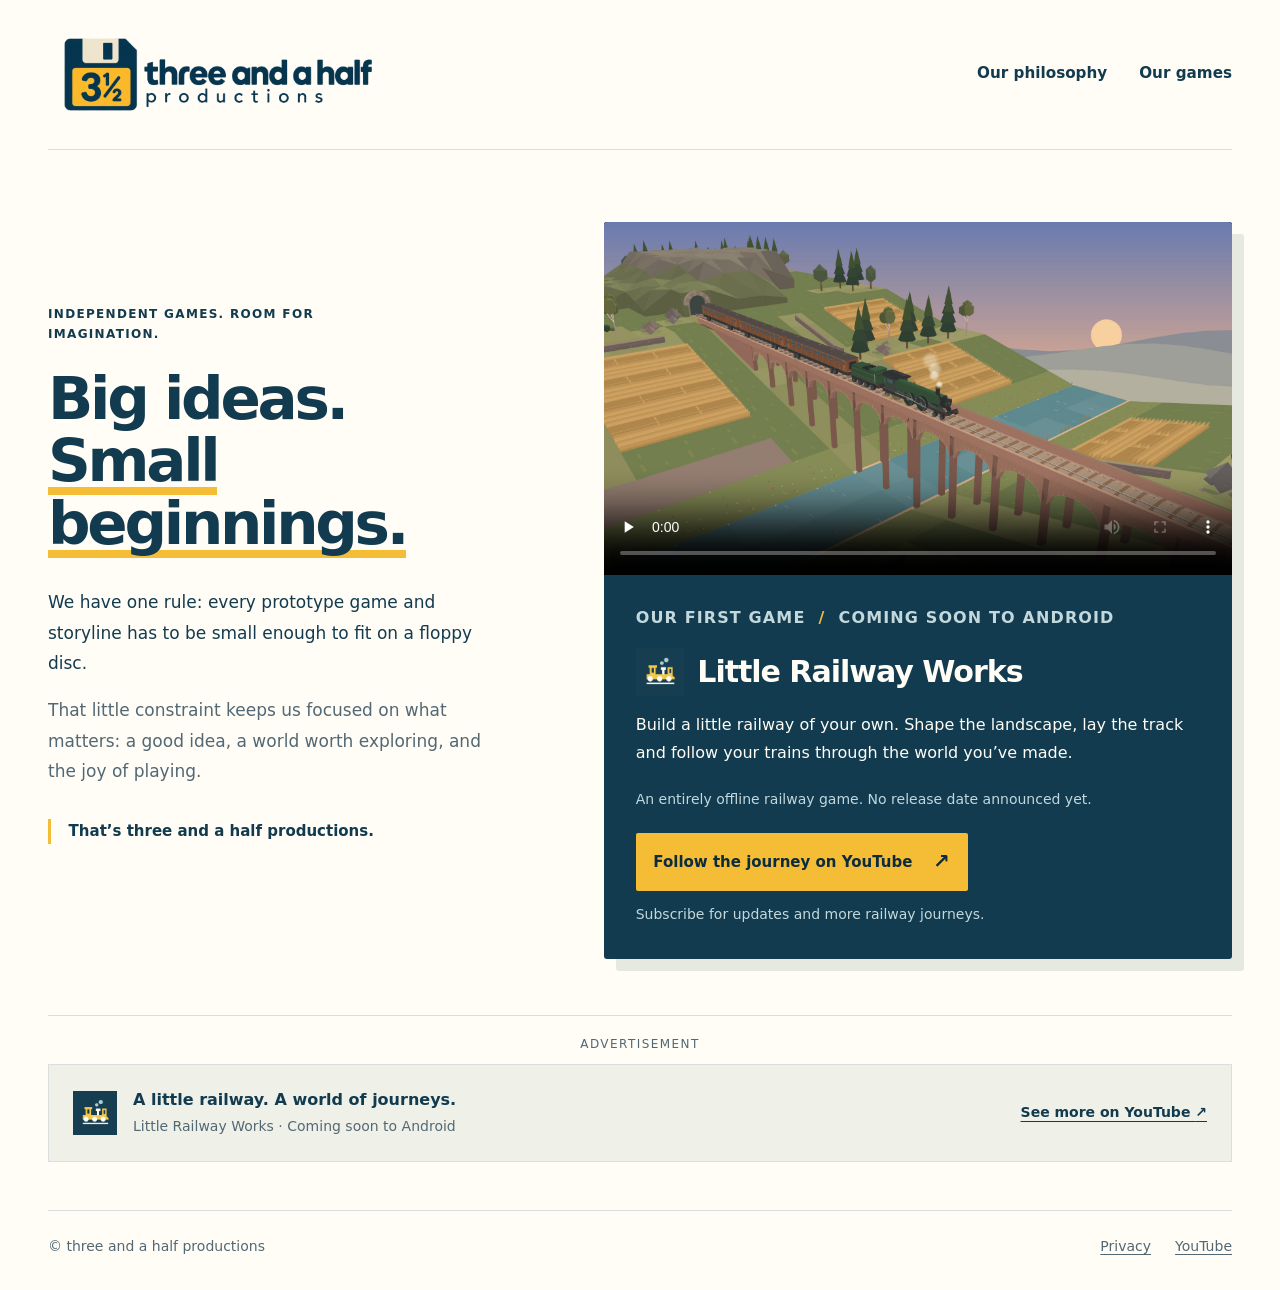
<file: index.html>
<!doctype html>
<html lang="en">
<head>
  <meta charset="utf-8">
  <meta name="viewport" content="width=device-width, initial-scale=1">
  <meta name="theme-color" content="#123b4f">
  <meta name="description" content="three and a half productions: small beginnings, imaginative games. Discover our floppy-disc design philosophy and Little Railway Works, coming soon to Android.">
  <title>three and a half productions — little games, big ideas</title>
  <link rel="icon" href="assets/favicon.svg" type="image/svg+xml">
  <link rel="stylesheet" href="styles.css">
  <script src="adsense-config.js" defer></script>
  <script src="adsense.js" defer></script>
</head>
<body>
  <a class="skip-link" href="#main">Skip to content</a>
  <header class="site-header wrap">
    <a class="studio-brand" href="./" aria-label="three and a half productions — home">
      <img src="assets/studio-logo.png" alt="three and a half productions" width="2056" height="765">
    </a>
    <nav aria-label="Main navigation"><a href="#philosophy">Our philosophy</a><a href="#games">Our games</a></nav>
  </header>

  <main id="main" class="wrap">
    <div class="studio-layout">
      <section id="philosophy" class="philosophy" aria-labelledby="studio-heading">
        <p class="eyebrow">Independent games. Room for imagination.</p>
        <h1 id="studio-heading">Big ideas.<br><span>Small beginnings.</span></h1>
        <div class="philosophy-copy">
          <p>We have one rule: every prototype game and storyline has to be small enough to fit on a floppy disc.</p>
          <p>That little constraint keeps us focused on what matters: a good idea, a world worth exploring, and the joy of playing.</p>
        </div>
        <p class="studio-signoff">That’s three and a half productions.</p>
      </section>

      <section id="games" class="game" aria-labelledby="game-heading">
        <div class="game-media">
          <video controls playsinline preload="none" poster="assets/little-railway-works.jpg" width="1920" height="1080" aria-label="Little Railway Works — 30-second coming-soon trailer, with instrumental music and no speech">
            <source src="assets/little-railway-works-trailer.mp4" type="video/mp4">
            <p><a href="assets/little-railway-works-trailer.mp4">Watch the Little Railway Works trailer</a>.</p>
          </video>
        </div>
        <div class="game-copy">
          <p class="eyebrow game-status">Our first game <span aria-hidden="true">/</span> Coming soon to Android</p>
          <div class="game-heading"><img src="assets/lrw-icon.png" alt="" width="56" height="56"><h2 id="game-heading">Little Railway Works</h2></div>
          <p>Build a little railway of your own. Shape the landscape, lay the track and follow your trains through the world you’ve made.</p>
          <p class="game-detail">An entirely offline railway game. No release date announced yet.</p>
          <a class="button" href="https://www.youtube.com/@LittleRailwayWorks">Follow the journey on YouTube <span aria-hidden="true">↗</span></a>
          <p class="follow-note">Subscribe for updates and more railway journeys.</p>
        </div>
      </section>
    </div>

    <aside class="advertising" aria-label="Advertisement">
      <p class="ad-label">Advertisement</p>
      <div class="ad-space" id="advertisement">
        <a class="house-ad" id="house-ad" href="https://www.youtube.com/@LittleRailwayWorks">
          <img src="assets/lrw-icon.png" width="44" height="44" alt="">
          <span><strong>A little railway. A world of journeys.</strong><span>Little Railway Works · Coming soon to Android</span></span>
          <span class="ad-action">See more on YouTube <span aria-hidden="true">↗</span></span>
        </a>
        <div id="google-ad-host" hidden></div>
      </div>
    </aside>
  </main>

  <footer class="site-footer wrap">
    <p>© three and a half productions</p>
    <div><a href="privacy.html">Privacy</a><button id="privacy-choices" type="button" hidden>Privacy and cookie settings</button><a href="https://www.youtube.com/@LittleRailwayWorks">YouTube</a></div>
  </footer>
</body>
</html>
</file>
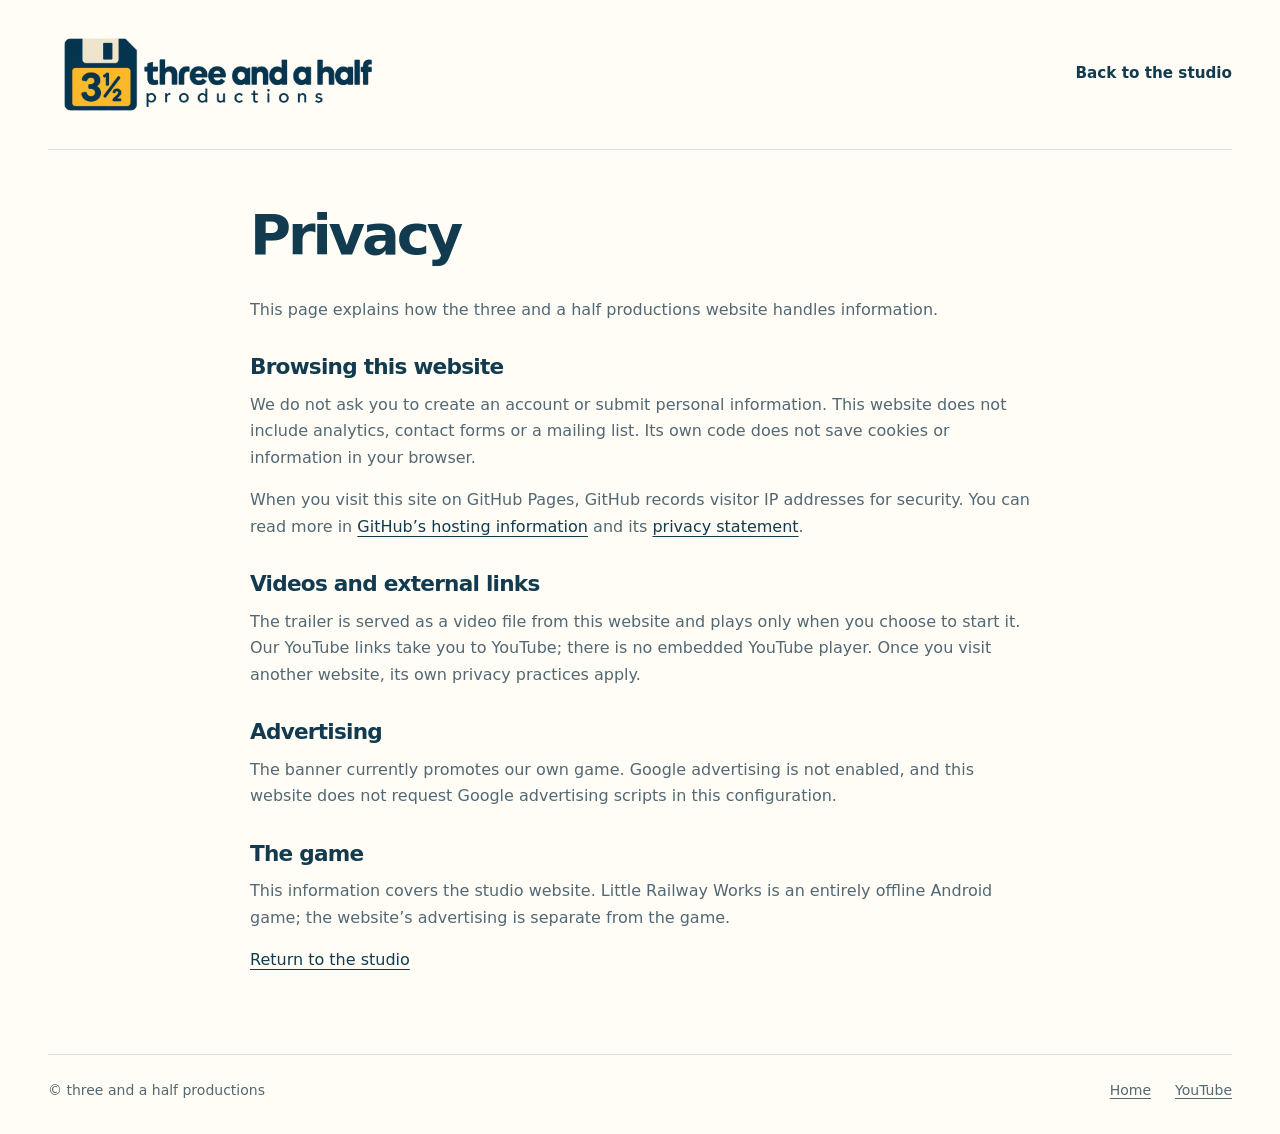
<file: privacy.html>
<!doctype html>
<html lang="en">
<head>
  <meta charset="utf-8"><meta name="viewport" content="width=device-width, initial-scale=1">
  <meta name="theme-color" content="#123b4f"><meta name="description" content="Privacy information for the three and a half productions website.">
  <title>Privacy — three and a half productions</title>
  <link rel="icon" href="assets/favicon.svg" type="image/svg+xml"><link rel="stylesheet" href="styles.css">
  <script src="adsense-config.js" defer></script><script src="adsense.js" defer></script>
</head>
<body>
  <a class="skip-link" href="#main">Skip to content</a>
  <header class="site-header wrap"><a class="studio-brand" href="./" aria-label="three and a half productions — home"><img src="assets/studio-logo.png" alt="three and a half productions" width="2056" height="765"></a><nav aria-label="Main navigation"><a href="./">Back to the studio</a></nav></header>
  <main id="main" class="privacy-page wrap">
    <h1>Privacy</h1>
    <p>This page explains how the three and a half productions website handles information.</p>
    <h2>Browsing this website</h2>
    <p>We do not ask you to create an account or submit personal information. This website does not include analytics, contact forms or a mailing list. Its own code does not save cookies or information in your browser.</p>
    <p>When you visit this site on GitHub Pages, GitHub records visitor IP addresses for security. You can read more in <a href="https://docs.github.com/en/pages/getting-started-with-github-pages/what-is-github-pages">GitHub’s hosting information</a> and its <a href="https://docs.github.com/en/site-policy/privacy-policies/github-general-privacy-statement">privacy statement</a>.</p>
    <h2>Videos and external links</h2>
    <p>The trailer is served as a video file from this website and plays only when you choose to start it. Our YouTube links take you to YouTube; there is no embedded YouTube player. Once you visit another website, its own privacy practices apply.</p>
    <h2>Advertising</h2>
    <p data-ads-disabled>The banner currently promotes our own game. Google advertising is not enabled, and this website does not request Google advertising scripts in this configuration.</p>
    <div data-ads-enabled hidden>
      <p>This website uses Google AdSense. Google and other advertising vendors may use cookies, device information and similar technologies to serve and measure advertisements. Advertising cookies can enable ads based on previous visits to this and other websites.</p>
      <p>Where applicable, an advertising privacy message lets you manage consent. You can also manage personalised advertising through <a href="https://myadcenter.google.com/">Google My Ad Center</a>, and learn about participating vendors’ opt-out choices at <a href="https://www.aboutads.info/choices/">YourAdChoices</a>.</p>
      <p>The advertising privacy message contains the participating vendor list and links to vendors’ privacy information. Use <a href="#privacy-choices">Privacy and cookie settings</a> to reopen that message when available.</p>
      <p>Read <a href="https://policies.google.com/technologies/partner-sites">how Google uses information from sites that use its services</a>. Declining personalised advertising may still allow non-personalised or limited ads, depending on the choices offered and applicable requirements.</p>
    </div>
    <h2>The game</h2>
    <p>This information covers the studio website. Little Railway Works is an entirely offline Android game; the website’s advertising is separate from the game.</p>
    <p><a href="./">Return to the studio</a></p>
  </main>
  <footer class="site-footer wrap"><p>© three and a half productions</p><div><a href="./">Home</a><button id="privacy-choices" type="button" hidden>Privacy and cookie settings</button><a href="https://www.youtube.com/@LittleRailwayWorks">YouTube</a></div></footer>
</body>
</html>
</file>
<file: styles.css>
:root{color-scheme:light;--ink:#123b4f;--deep:#0c2c3e;--paper:#fffdf6;--gold:#f4bd35;--muted:#526874;--line:#d8dfde;--white:#fff;--body:system-ui,-apple-system,BlinkMacSystemFont,"Segoe UI",sans-serif}
*{box-sizing:border-box}html{scroll-behavior:smooth;scroll-padding-top:2rem}body{margin:0;background:var(--paper);color:var(--ink);font-family:var(--body);font-size:1rem;line-height:1.65}img,video{max-width:100%;display:block}a{color:inherit;text-underline-offset:.24em}button{font:inherit}a,button{-webkit-tap-highlight-color:transparent}a:focus-visible,button:focus-visible,video:focus-visible{outline:3px solid #ad7300;outline-offset:5px}button[hidden],[hidden]{display:none!important}.wrap{width:min(1320px,calc(100% - 96px));margin-inline:auto}.skip-link{position:fixed;z-index:10;left:1rem;top:1rem;transform:translateY(-180%);background:var(--gold);color:var(--deep);padding:.7rem 1rem;font-weight:700}.skip-link:focus{transform:none}.site-header{min-height:150px;display:flex;align-items:center;justify-content:space-between;gap:2rem;border-bottom:1px solid var(--line)}.studio-brand{display:block;width:340px;flex-shrink:0}.studio-brand img{width:100%;height:auto}.site-header nav{display:flex;gap:2rem;font-size:.95rem;font-weight:600}.site-header nav a{text-decoration:none;padding:.6rem 0;border-bottom:2px solid transparent}.site-header nav a:hover{border-color:var(--gold)}.studio-layout{display:grid;grid-template-columns:minmax(0,.9fr) minmax(0,1.15fr);gap:clamp(2.5rem,5vw,5rem);align-items:center;padding:4.5rem 0 3.5rem}.philosophy{padding:1rem 0 2rem}.eyebrow{font-size:.75rem;line-height:1.6;font-weight:750;letter-spacing:.11em;text-transform:uppercase;margin:0 0 1.5rem}.philosophy .eyebrow{max-width:27em}h1{font-size:clamp(3rem,4.65vw,4.4rem);font-weight:800;line-height:1.05;letter-spacing:-.055em;margin:0 0 2rem}h1 span{display:inline;color:var(--ink);background:linear-gradient(transparent 88%,var(--gold) 88%);box-decoration-break:clone;-webkit-box-decoration-break:clone}p{margin:0 0 1rem}.philosophy-copy{max-width:29rem;font-size:1.0625rem;line-height:1.8}.philosophy-copy p+p{color:var(--muted)}.studio-signoff{font-size:.9375rem;font-weight:650;margin-top:2rem;padding-left:1.1rem;border-left:3px solid var(--gold)}.game{background:var(--ink);color:var(--paper);box-shadow:12px 12px 0 #e6e9df;border-radius:3px;overflow:hidden}.game-media{background:var(--deep);aspect-ratio:16/9}.game-media video{width:100%;height:100%;object-fit:contain}.game-copy{padding:1.8rem 2rem 2rem}.game-status{font-size:.75rem;color:#c2d8dc;letter-spacing:.07em;margin-bottom:1rem}.game-status span{padding:0 .4rem;color:var(--gold)}.game-heading{display:flex;align-items:center;gap:.85rem;margin-bottom:.9rem}.game-heading img{width:48px;height:48px;flex-shrink:0}h2{font-size:clamp(1.55rem,2.35vw,2rem);font-weight:740;letter-spacing:-.035em;line-height:1.15;margin:0}.game-copy>p{font-size:1rem;line-height:1.75}.game-copy .game-detail{font-size:.875rem;color:#c2d8dc;margin-top:1.25rem}.button{display:inline-flex;justify-content:space-between;gap:1.3rem;align-items:center;background:var(--gold);color:var(--deep);text-decoration:none;font-size:.9375rem;font-weight:750;padding:.8rem 1.1rem;border-radius:2px;margin-top:.35rem;transition:background .15s ease}.button:hover{background:#ffd166}.button:focus-visible{outline-color:var(--white)}.button span{font-size:1.25rem}.game-copy .follow-note{font-size:.875rem;color:#c2d8dc;margin:.7rem 0 0}.advertising{margin:0 auto 3rem;max-width:100%;border-top:1px solid var(--line);padding-top:1.2rem}.ad-label{text-transform:uppercase;letter-spacing:.12em;font-size:.75rem;color:var(--muted);text-align:center;margin:0 0 .55rem}.ad-space{width:100%;min-height:98px;position:relative}.house-ad{display:flex;align-items:center;gap:1rem;min-height:98px;width:100%;padding:1.1rem 1.5rem;background:#eff1e9;border:1px solid var(--line);text-decoration:none}.house-ad>img{width:44px;height:44px;flex-shrink:0}.house-ad>span:nth-child(2){display:flex;flex-direction:column;gap:.1rem}.house-ad strong{font-size:1rem;font-weight:750}.house-ad>span:nth-child(2)>span{font-size:.875rem;color:var(--muted)}.house-ad .ad-action{margin-left:auto;font-size:.875rem;font-weight:700;text-decoration:underline;white-space:nowrap}.house-ad:hover{background:#e5eadd}#google-ad-host{width:100%;min-height:98px}.adsbygoogle{display:block;width:100%}.site-footer{display:flex;justify-content:space-between;gap:1rem;border-top:1px solid var(--line);padding:1.5rem 0 2rem;font-size:.875rem;color:var(--muted)}.site-footer p{margin:0}.site-footer>div{display:flex;flex-wrap:wrap;gap:1.5rem}.site-footer button{border:0;padding:0;background:none;color:inherit;text-decoration:underline;cursor:pointer;text-underline-offset:.24em}.privacy-page{max-width:780px;padding:3.5rem 0 4rem}.privacy-page h1{font-size:clamp(2.5rem,5vw,3.5rem);margin-bottom:2rem}.privacy-page h2{font-size:1.35rem;margin:2rem 0 .75rem}.privacy-page p{color:var(--muted)}.privacy-page a{color:var(--ink)}.privacy-page ul{padding-left:1.3rem}.privacy-page li+li{margin-top:.7rem}
@media(min-width:1600px){.studio-layout{padding-block:5rem}.philosophy-copy{font-size:1.125rem}}
@media(max-width:1000px){.wrap{width:calc(100% - 64px)}.studio-layout{gap:2.5rem;grid-template-columns:minmax(0,.85fr) minmax(0,1.15fr);padding-top:3rem}h1{font-size:3.2rem}.game-copy{padding:1.5rem}.game-heading img{width:40px;height:40px}.game-heading h2{font-size:1.65rem}.studio-brand{width:290px}}
@media(max-width:760px){.wrap{width:calc(100% - 40px)}.site-header{min-height:115px;gap:1rem}.studio-brand{width:250px;max-width:66%}.site-header nav{gap:1rem;font-size:.875rem}.site-header nav a:first-child:not(:last-child){display:none}.studio-layout{grid-template-columns:1fr;gap:2rem;padding:2.5rem 0 2.75rem}.philosophy{padding:0}.philosophy .eyebrow{font-size:.75rem;margin-bottom:1.2rem}h1{font-size:clamp(2.7rem,8vw,4rem);letter-spacing:-.045em;margin-bottom:1.6rem}.philosophy-copy{max-width:36rem}.studio-signoff{margin:1.5rem 0 0}.game{box-shadow:7px 7px 0 #e6e9df}.game-copy{padding:1.5rem}.game-heading h2{font-size:1.8rem}.game-status{line-height:1.8}.house-ad{padding:1rem;gap:.8rem;flex-wrap:wrap}.house-ad>span:nth-child(2){flex:1;min-width:180px}.house-ad .ad-action{margin-left:calc(44px + .8rem)}.advertising{margin-bottom:2rem}.site-footer{flex-direction:column;gap:.6rem}.site-footer>div{gap:1.2rem}.privacy-page{padding-top:2rem}}
@media(max-width:370px){.wrap{width:calc(100% - 32px)}.studio-brand{max-width:65%}.game-copy{padding:1.2rem}.game-heading h2{font-size:1.55rem}.game-heading img{width:36px;height:36px}.button{width:100%;gap:.5rem;font-size:.875rem}.house-ad>span:nth-child(2){min-width:150px}}
@media(prefers-reduced-motion:reduce){html{scroll-behavior:auto}*{transition:none!important}}
</file>
